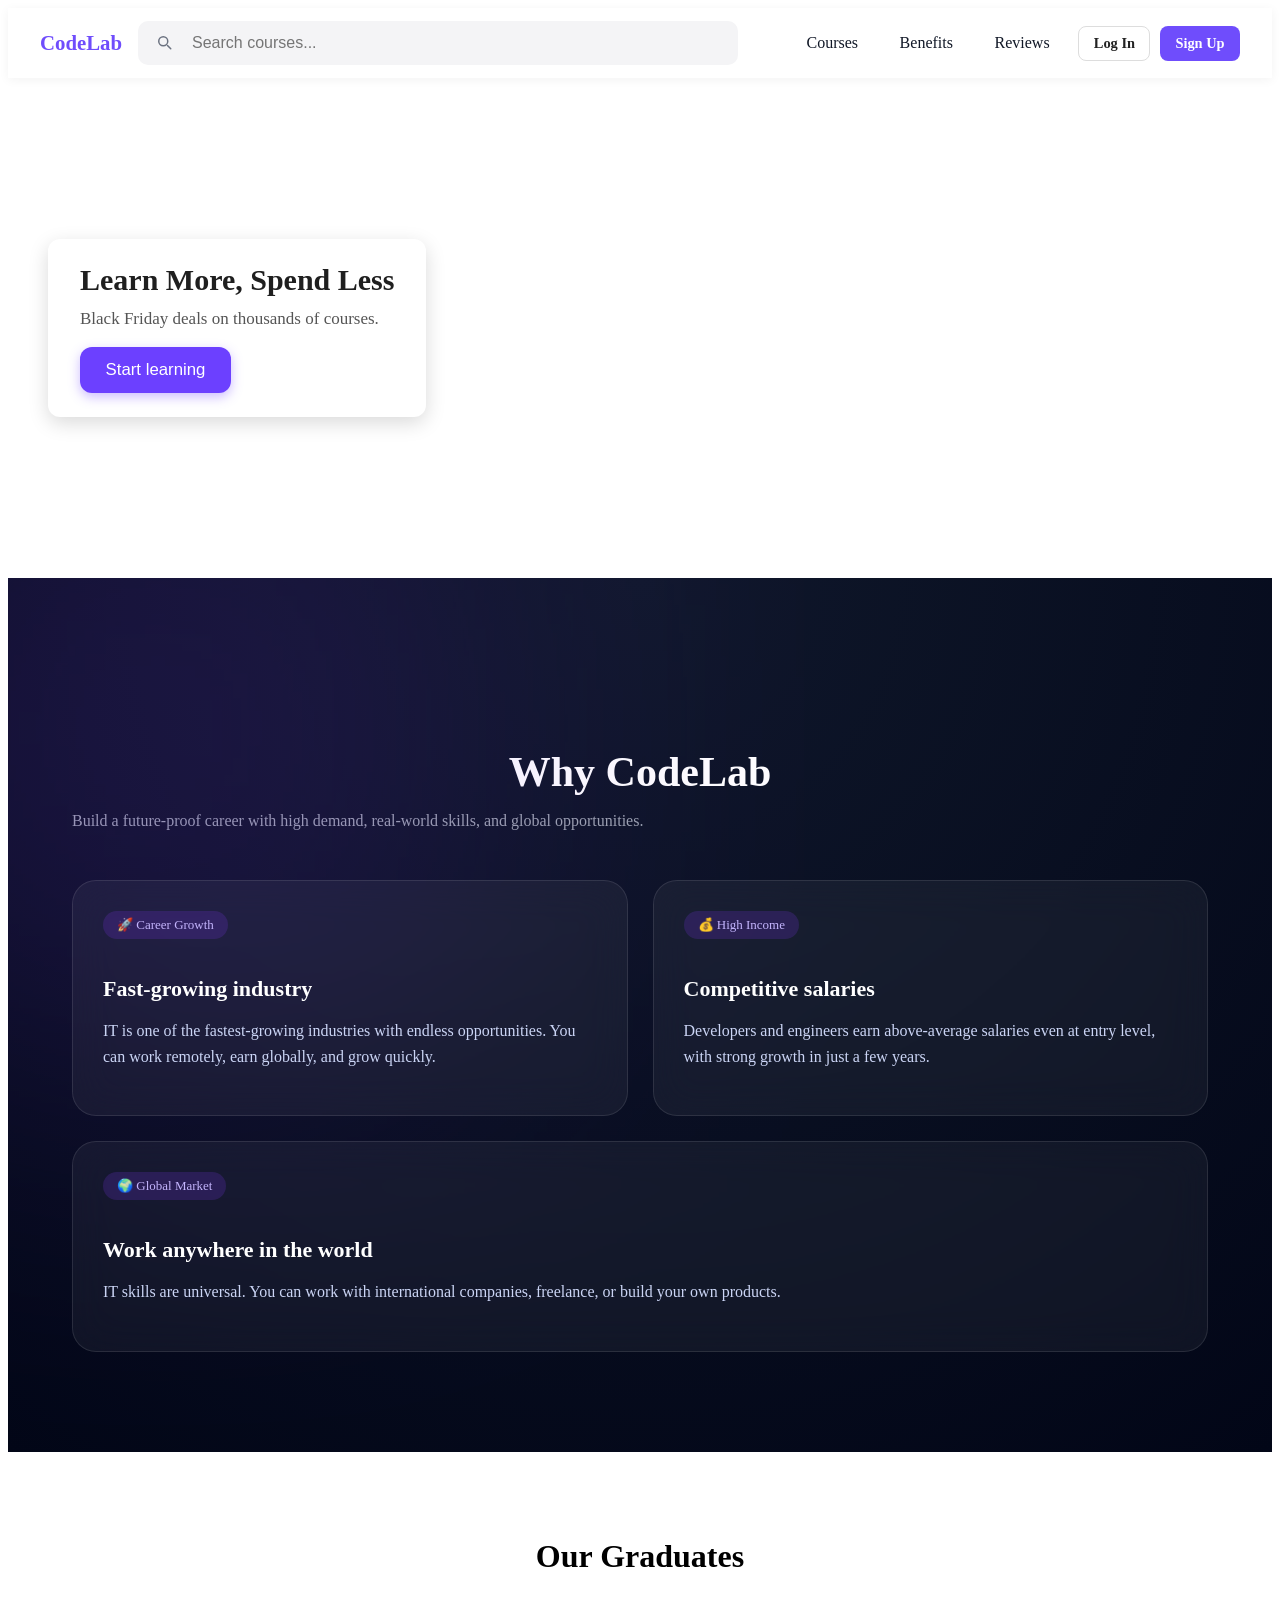
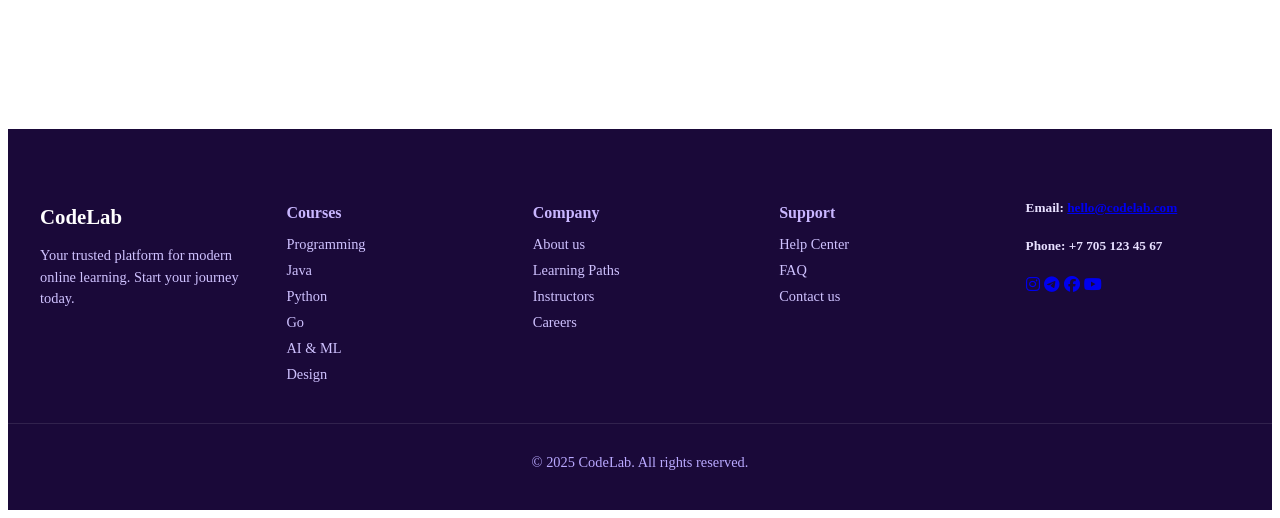
<file: index.html>
<!DOCTYPE html>
<html lang="en">
<head>
    <meta charset="UTF-8">
    <meta name="viewport" content="width=device-width, initial-scale=1.0">
    <title>Main page </title>
     <link rel="stylesheet" href="style.css">
     <link rel="stylesheet" href="https://cdnjs.cloudflare.com/ajax/libs/font-awesome/6.5.0/css/all.min.css">
     

     
</head>
<body>
    <header class="site-header">
  <div class="container nav-inner">


    <a class="logo" href="#">CodeLab</a>


    <form class="nav-search" role="search">
      <button type="submit" class="search-btn" aria-label="Search">
        <svg width="18" height="18" viewBox="0 0 24 24" fill="none">
          <path d="M21 21l-4.35-4.35" stroke="currentColor" stroke-width="2" stroke-linecap="round"/>
          <circle cx="11" cy="11" r="6" stroke="currentColor" stroke-width="2" fill="none"/>
        </svg>
      </button>
      <input type="text" placeholder="Search courses..." aria-label="Search">
    </form>


    <nav class="nav-links">
      <ul>
       <li><a href="courses.html">Courses</a></li>
      <li><a href="#Benefits">Benefits</a></li>
      <li><a href="#graduates">Reviews</a></li>
      
      </ul>
    </nav>

     <div class="nav-actions">
      <a class="btn login-btn" href="auth_app.html">Log In</a>
      <a class="btn signup-btn" href="auth_app.html">Sign Up</a>
      <button class="burger" aria-expanded="false" onclick="toggleMobileMenu(this)">☰</button>
    </div>



   

  </div>


  <div class="mobile-menu" id="mobileMenu">
    <form class="mobile-search">
      <input type="text" placeholder="Search courses…" />
      <button type="submit">🔍</button>
    </form>

    
  </div>
</header>

<div >
   <section class="hero">
  <div class="hero-inner">
    <div class="hero-content">
      <h1>Learn More, Spend Less</h1>
      <p>Black Friday deals on thousands of courses.</p>
      <br>
      <button id="startBtn" class="start-btn">Start learning</button>

    </div>
  </div>
</section>

<section class="why-it premium">
  <div class="container">

    <h2 class="section-title">Why CodeLab</h2>
    <p class="section-subtitle">
      Build a future-proof career with high demand, real-world skills, and global opportunities.
    </p>

    <div class="premium-grid">

      <!-- CARD 1 -->
      <div class="premium-card glass animate">
        <span class="badge">🚀 Career Growth</span>
        <h3>Fast-growing industry</h3>
        <p>
          IT is one of the fastest-growing industries with endless opportunities.
          You can work remotely, earn globally, and grow quickly.
        </p>
      </div>

      <!-- CARD 2 -->
      <div class="premium-card glass animate delay">
        <span class="badge">💰 High Income</span>
        <h3>Competitive salaries</h3>
        <p>
          Developers and engineers earn above-average salaries even at entry level,
          with strong growth in just a few years.
        </p>
      </div>

      <!-- BIG CARD -->
      <div class="premium-card big glass animate delay2">
        <span class="badge">🌍 Global Market</span>
        <h3>Work anywhere in the world</h3>
        <p>
          IT skills are universal. You can work with international companies,
          freelance, or build your own products.
        </p>
      </div>

    </div>

  </div>
</section>
<section id="graduates">
    <div class="container graduates-container">
        <h2 class="graduates-title">Our Graduates</h2>
        
    </div>
</section>


</div>
<footer class="footer">
  <div class="container footer-grid">

    <div class="footer-col">
      <h4>CodeLab</h4>
      <p>Your trusted platform for modern online learning.  
         Start your journey today.</p>
    </div>

    

    <div class="footer-col">
      <h5>Courses</h5>
      <ul>
        <li><a href="#">Programming</a></li>
        <li><a href="#">Java</a></li>
        <li><a href="#">Python</a></li>
        <li><a href="#">Go</a></li>
        <li><a href="#">AI & ML</a></li>
        <li><a href="#">Design</a></li>
      </ul>
    </div>

    <div class="footer-col">
      <h5>Company</h5>
      <ul>
        <li><a href="#">About us</a></li>
        <li><a href="#">Learning Paths</a></li>
        <li><a href="#">Instructors</a></li>
        <li><a href="#">Careers</a></li>
      </ul>
    </div>

    <div class="footer-col">
      <h5>Support</h5>
      <ul>
        <li><a href="#">Help Center</a></li>
        <li><a href="#">FAQ</a></li>
        <li><a href="#">Contact us</a></li>
      </ul>
    </div>

    <div class="footer-contacts">
        <h5>Email: <a href="mailto:hello@codelab.com">hello@codelab.com</a></h5>
        <h5>Phone: +7 705 123 45 67</h5>

        <div class="social-icons">
          <a href="#"><i class="fab fa-instagram"></i></a>
          <a href="#"><i class="fab fa-telegram"></i></a>
          <a href="#"><i class="fab fa-facebook"></i></a>
          <a href="#"><i class="fab fa-youtube"></i></a>
        </div>
      </div>

  </div>

  <div class="footer-bottom">
    <p>© 2025 CodeLab. All rights reserved.</p>
  </div>
</footer>

<div id="applyModal" class="apply-modal">
  <div class="apply-backdrop"></div>

  <div class="apply-card">
    <button class="apply-close" id="applyClose">&times;</button>
    <h3>Submit an Application</h3>

    <form id="applyForm">

      <label>
        Full Name
        <input type="text" id="fullname" required placeholder="John Smith">
      </label>

      <label>
        Phone Number
        <input type="tel" id="phone" required placeholder="+1 234 567 890">
      </label>

      <label>
        Course
        <select id="courseSelect" required>
          <option value="">— Select a course —</option>
          <option>Java Fundamentals</option>
          <option>Python for Beginners</option>
          <option>Go Language Basics</option>
          <option>React Frontend Bootcamp</option>
        </select>
      </label>
       <br>
       <br>
      <button type="submit" class="start-btn">Submit</button>
    </form>
  </div>
  
</div>

<script src="main.js"></script>
<script>
async function loadCourses() {
  const res = await fetch("http://localhost:8080/skills");
  const data = await res.json();

  const container = document.getElementById("courses");
  container.innerHTML = "";

  data.forEach(skill => {
    const card = document.createElement("div");
    card.className = "course-card";
    card.innerHTML = `
      <h3>${skill.name}</h3>
      <button onclick="enroll(${skill.id})">Enroll</button>
    `;
    container.appendChild(card);
  });
}

async function enroll(id) {
  await fetch("http://localhost:8080/enrollments", {
    method: "POST",
    headers: { "Content-Type": "application/json" },
    body: JSON.stringify({ moduleId: id, userId: 1 })
  });

  alert("Enrolled!");
}

window.onload = loadCourses;
</script>

</body>
</html>
</file>
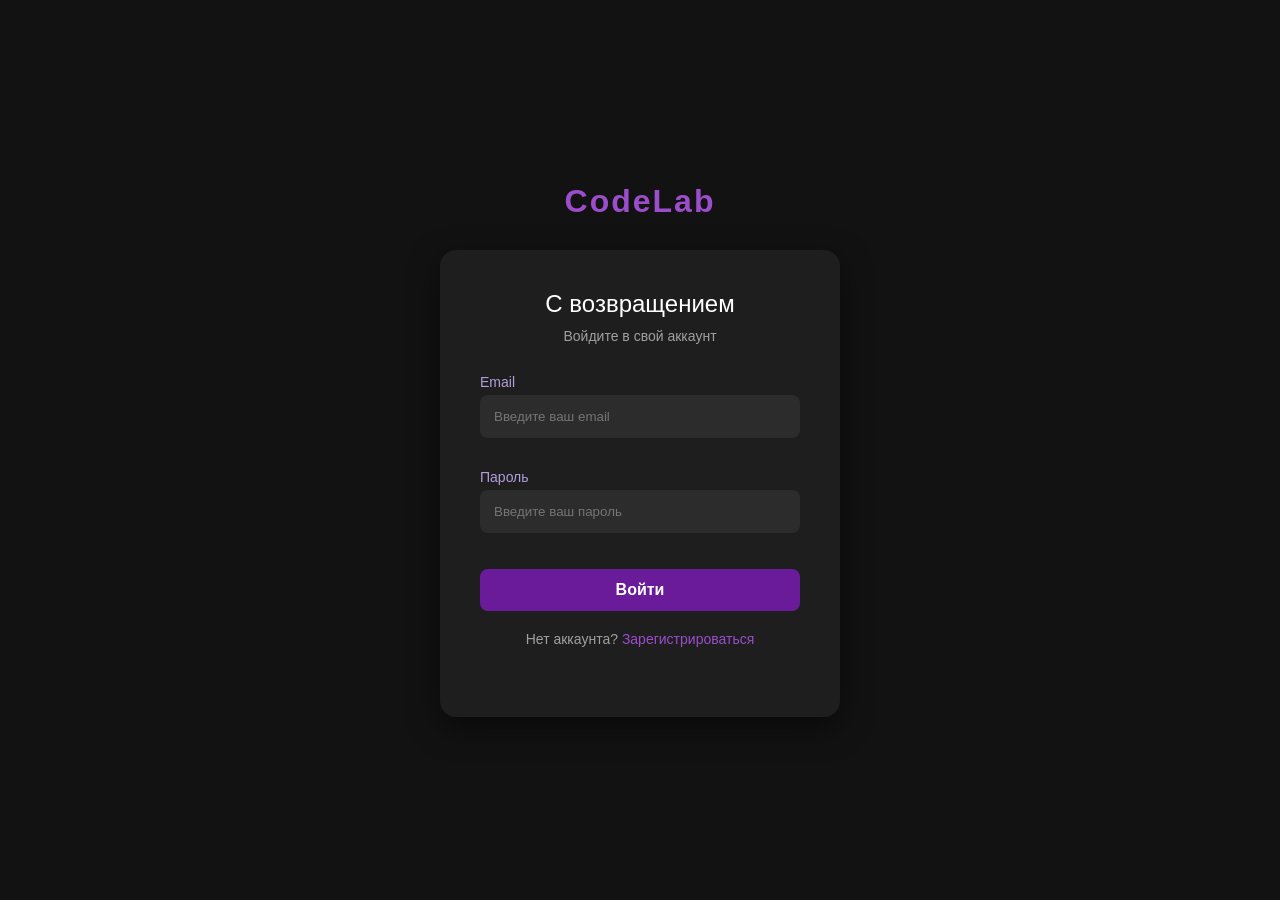
<file: auth_app.html>
<!DOCTYPE html>
<html lang="en">
<head>
    <meta charset="UTF-8">
    <meta name="viewport" content="width=device-width, initial-scale=1.0">
    <title>Course - Auth (Simplified)</title>
    
    <style>
        * {
            box-sizing: border-box;
            margin: 0;
            padding: 0;
            font-family: sans-serif;
        }

        body {
            background-color: #121212;
            color: #e0e0e0;
            min-height: 100vh;
            display: flex;
            justify-content: center;
            align-items: center;
            padding: 20px;
        }

        #messageBox { display: none; }
        .show-success, .show-error { display: none; }

        .auth-wrapper {
            width: 100%;
            max-width: 400px; /* max-width: 400px */
        }



        .header-title {
            text-align: center;
            margin-bottom: 30px; 
        }

        .header-title h1 a {
            color: #9c4dcc;
            font-size: 32px;
            margin-bottom: 10px;
            letter-spacing: 2px;
            text-decoration: none;
            font-weight: bold;
        }

        .auth-box {
            background: #1e1e1e;
            padding: 40px;
            border-radius: 16px; 
            text-align: center;
            box-shadow: 0 10px 30px rgba(0, 0, 0, 0.5);
        }


        .auth-box h2 {
            margin-bottom: 10px;
            font-weight: normal;
            color: #ffffff;
        }

        .auth-box p { 
            color: #a0a0a0;
            margin-bottom: 30px;
            font-size: 14px;
        }

  
        .auth-form {
            display: flex;
            flex-direction: column;
            gap: 15px;
        }

        .form-group {
            text-align: left;
            margin-bottom: 0;
        }

        .form-group label {
            display: block;
            color: #b39ddb;
            font-size: 14px;
            margin-bottom: 5px;
        }

        .form-group input {
            width: 100%;
            padding: 12px;
            background: #2c2c2c; 
            border: 2px solid transparent;
            border-radius: 8px;
            color: #ffffff;
            outline: none; 
            transition: 0.3s;
        }

        .form-group input:focus {
            background: #333333;
            border-color: #9c4dcc;
            box-shadow: 0 0 8px rgba(156, 77, 204, 0.3);
        }


        .error-message {
            color: #ff5252;
            font-size: 12px;
            display: block;
            min-height: 16px; 
        }

 
        .submit-button {
            width: 100%;
            padding: 12px;
            background: #6a1b9a;
            color: white;
            border: none;
            border-radius: 8px;
            font-size: 16px;
            font-weight: bold;
            cursor: pointer;
            transition: 0.3s;
            margin-top: 5px;
        }

        .submit-button:hover {
            background: #9c4dcc;
            transform: translateY(-2px);
        }

        .auth-switch {
            text-align: center;
            margin-top: 20px;
            font-size: 14px;
            color: #888;
        }

        .auth-switch a {
            color: #9c4dcc;
            text-decoration: none;
            transition: color 0.3s;
        }

        .auth-switch a:hover {
            color: #b39ddb;
        }
    </style>
</head>
<body translate="no">


    <div id="messageBox" class=""></div>

    <div class="auth-wrapper">
        
        <div class="header-title">
            <h1><a href="main.html">CodeLab</a></h1>
        </div>

        <div class="auth-box">
            
            <div id="authContainer">
                
                <div id="loginView">
                    <h2>С возвращением</h2>
                    <p>Войдите в свой аккаунт</p>

                    <form id="loginForm" class="auth-form">
                        <div class="form-group">
                            <label for="loginEmail">Email</label>
                            <input type="email" id="loginEmail" placeholder="Введите ваш email" required>
                            <span class="error-message" id="loginEmailError"></span>
                        </div>

                        <div class="form-group">
                            <label for="loginPassword">Пароль</label>
                            <input type="password" id="loginPassword" placeholder="Введите ваш пароль" required>
                            <span class="error-message" id="loginPasswordError"></span>
                        </div>

                        <button type="submit" class="submit-button">Войти</button>
                    </form>

                    <p class="auth-switch">Нет аккаунта?
                        <a href="#" onclick="showView('registerView')">Зарегистрироваться</a>
                    </p>
                </div>

                
                <div id="registerView" style="display: none;">
                    <h2>Создать аккаунт</h2>
                    <p>Присоединяйтесь, чтобы получить новые знания бесплатно!</p>

                    <form id="registerForm" class="auth-form">
                        <div class="form-group">
                            <label for="email">Email</label>
                            <input type="email" id="email" placeholder="Введите ваш email (имя)" required>
                            <span class="error-message" id="emailError"></span>
                        </div>

                        <div class="form-group">
                            <label for="password">Пароль</label>
                            <input type="password" id="password" placeholder="Введите ваш пароль" required>
                            <span class="error-message" id="passwordError"></span>
                        </div>

                        <div class="form-group">
                            <label for="confirmPassword">Подтвердите пароль</label>
                            <input type="password" id="confirmPassword" placeholder="Подтвердите ваш пароль" required>
                            <span class="error-message" id="confirmPasswordError"></span>
                        </div>

                        <button type="submit" class="submit-button">Зарегистрироваться</button>
                    </form>

                    <p class="auth-switch">Уже есть аккаунт?
                        <a href="#" onclick="showView('loginView')">Войти здесь</a>
                    </p>
                </div>
            </div>
        </div>
    </div>

    
    <script>
        const loginView = document.getElementById('loginView');
        const registerView = document.getElementById('registerView');
        const loginForm = document.getElementById('loginForm');
        const registerForm = document.getElementById('registerForm');

        window.showView = function(viewId) {
            document.querySelectorAll('.error-message').forEach(el => el.textContent = '');
            loginView.style.display = (viewId === 'loginView') ? 'block' : 'none';
            registerView.style.display = (viewId === 'registerView') ? 'block' : 'none';
        }

        registerForm.addEventListener('submit', (e) => {
            e.preventDefault();

            var name = document.getElementById('email');
            var pw = document.getElementById('password');
            var confirmPw = document.getElementById('confirmPassword');
            
            if (pw.value !== confirmPw.value) {
                alert('ERROR: Пароли не совпадают.');
                return;
            }

            localStorage.setItem('name', name.value);
            localStorage.setItem('pw', pw.value);
            
            alert('Аккаунт успешно создан! Имя (Email) сохранено.');
            showView('loginView');
        });

        loginForm.addEventListener('submit', (e) => {
            e.preventDefault();

            var storedName = localStorage.getItem('name');
            var storedPw = localStorage.getItem('pw');
            var userName = document.getElementById('loginEmail');
            var userPw = document.getElementById('loginPassword');

            if (!storedName || !storedPw) {
                alert('ERROR: Пользователь не зарегистрирован. Сначала создайте аккаунт.');
            }
            else if (userName.value !== storedName || userPw.value !== storedPw) {
                alert('ERROR: Неверный Email или Пароль.');
            } else {
                alert('You are loged in.');
                window.location.href = 'main.html';
            }
        });

    </script>

</body>
</html>
</file>
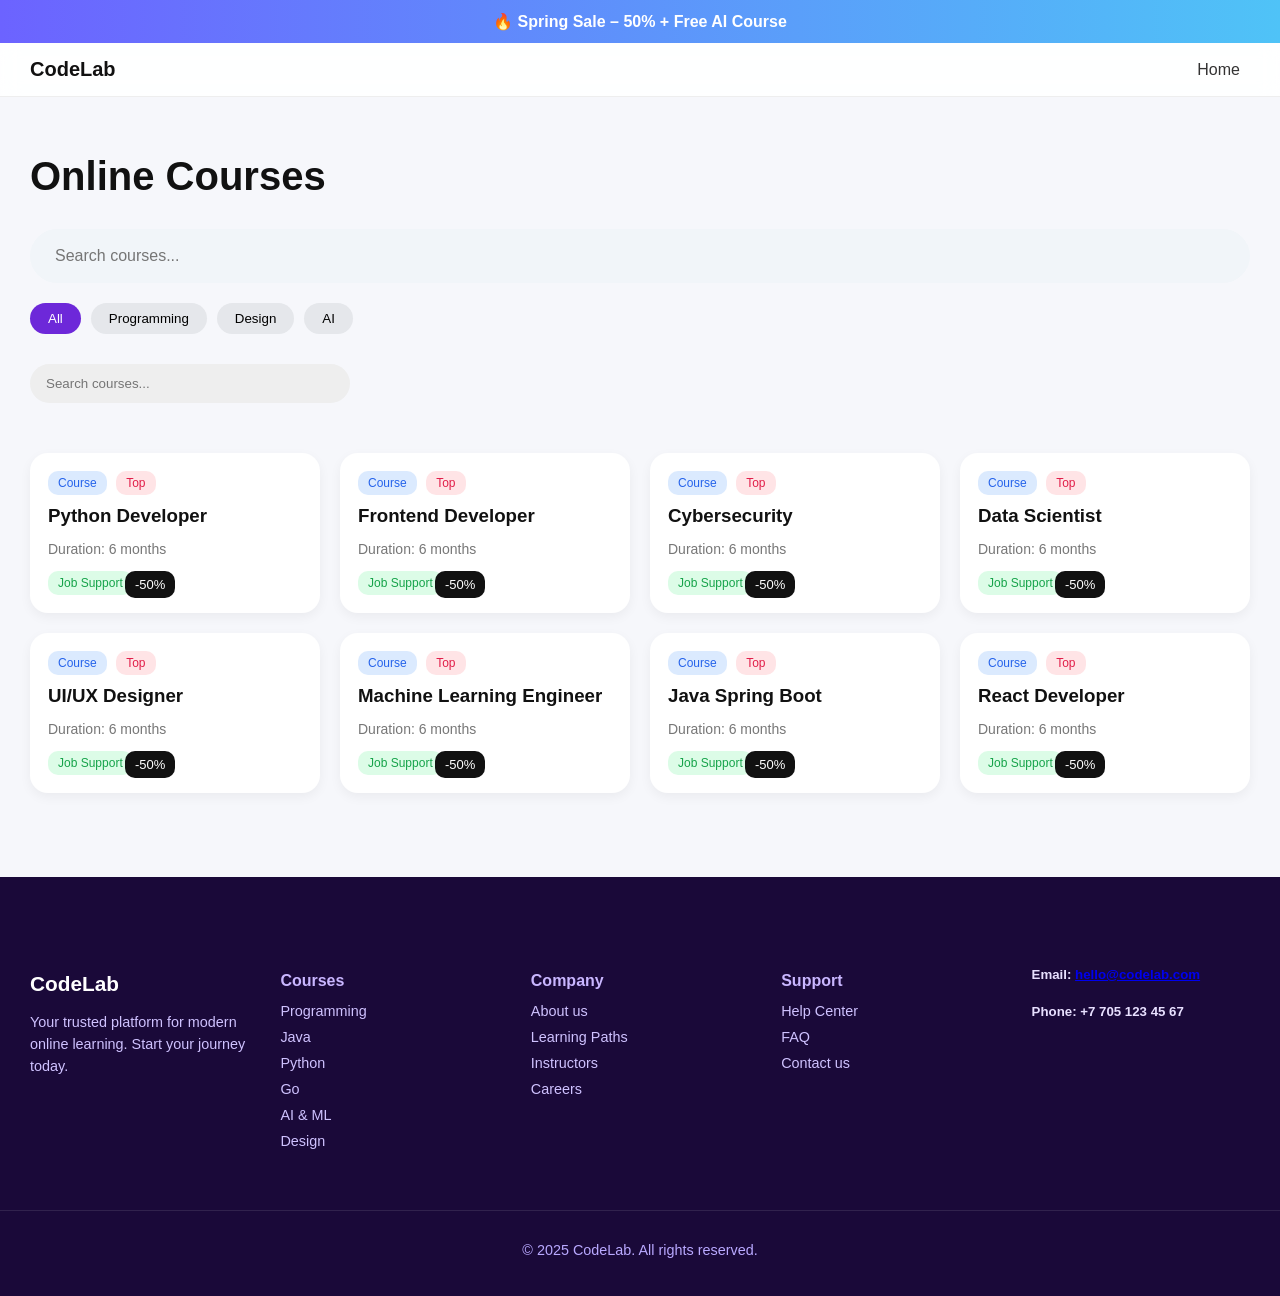
<file: courses.html>
<!DOCTYPE html>
<html lang="en">
<head>
<meta charset="UTF-8">
<title>Courses</title>
<meta name="viewport" content="width=device-width, initial-scale=1.0">

<style>
:root{
  --bg:#f6f7fb;
  --card:#ffffff;
  --primary:#6c63ff;
  --accent:#7b61ff;
  --text:#111;
  --muted:#777;
}

*{box-sizing:border-box}
body{
  margin:0;
  font-family: Inter, Arial, sans-serif;
  background:var(--bg);
  color:var(--text);
}

/* 🔥 TOP SALE */
.banner{
  background: linear-gradient(90deg,#6c63ff,#4fc3f7);
  color:#fff;
  text-align:center;
  padding:12px;
  font-weight:600;
}

/* 🔥 NAVBAR */
.nav{
  background:rgba(255,255,255,0.9);
  backdrop-filter: blur(10px);
  display:flex;
  justify-content:space-between;
  align-items:center;
  padding:15px 30px;
  border-bottom:1px solid #eee;
}
.logo{font-weight:700;font-size:20px}
.nav a{
  text-decoration:none;
  margin:0 10px;
  color:#333;
  font-weight:500;
}

/* 🔥 TITLE */
.header{
  padding:30px;
}
.header h1{
  font-size:40px;
  margin-bottom:15px;
}

/* 🔥 CATEGORY PILLS */
.categories{
  display:flex;
  flex-wrap:wrap;
  gap:10px;
}
.categories button{
  border:none;
  padding:8px 16px;
  border-radius:20px;
  background:#eee;
  cursor:pointer;
  transition:.3s;
}
.categories button.active{
  background:var(--primary);
  color:#fff;
}
.categories button:hover{
  background:#ddd;
}

/* 🔥 SEARCH */
.search{
  margin-top:15px;
}
.search input{
  width:320px;
  padding:12px 16px;
  border-radius:25px;
  border:none;
  background:#eee;
}

/* 🔥 MAIN LAYOUT */
.container{
  display:flex;
  gap:30px;
  padding:20px 30px;
}

/* 🔥 FILTER */
.filter{
  width:260px;
  background:var(--card);
  padding:20px;
  border-radius:16px;
  box-shadow:0 4px 15px rgba(0,0,0,0.05);
}
.filter h4{
  margin-bottom:10px;
}
.filter label{
  display:block;
  margin-bottom:8px;
  font-size:14px;
}

/* 🔥 GRID */
.grid{
  flex:1;
  display:grid;
  grid-template-columns:repeat(auto-fill,minmax(280px,1fr));
  gap:20px;
}

/* 🔥 CARD */
.card{
  background:var(--card);
  border-radius:18px;
  padding:18px;
  position:relative;
  transition:.3s;
  box-shadow:0 4px 12px rgba(0,0,0,0.05);
   position: relative;
}
.card:hover{
  transform:translateY(-5px);
  box-shadow:0 10px 25px rgba(0,0,0,0.1);
}

/* TAGS */
.tag{
  font-size:12px;
  padding:5px 10px;
  border-radius:10px;
  display:inline-block;
  margin-right:5px;
}
.tag.blue{background:#dbeafe;color:#2563eb;}
.tag.red{background:#ffe4e6;color:#e11d48;}
.tag.green{background:#dcfce7;color:#16a34a;}

/* DISCOUNT */
.discount{
  position:absolute;
  bottom:12px;
  left:12px;
  background:#111;
  transform: translateX(80px); /* 👈 вот сдвиг вправо */
  color:#fff;
  padding:6px 10px;
  border-radius:10px;
  font-size:13px;
}

/* CARD TEXT */
.card h3{
  margin:10px 0;
}
.card p{
  color:var(--muted);
  font-size:14px;
}

/* RESPONSIVE */
@media(max-width:900px){
  .container{
    flex-direction:column;
  }
  .filter{
    width:100%;
  }
}
.footer {
  background: #1a0939; 
  color: #e8e0ff;
  padding: 3rem 0 1.5rem;
  margin-top: 4rem;
}



.footer-grid {
  display: grid;
  grid-template-columns: repeat(auto-fit, minmax(180px, 1fr));
  gap: 2rem;
}

.footer-col h4 {
  font-size: 1.3rem;
  margin-bottom: 1rem;
  color: #ffffff;
  font-weight: 700;
}

.footer-col h5 {
  font-size: 1rem;
  margin-bottom: 0.8rem;
  color: #c9b6ff;
  font-weight: 600;
}

.footer-col p {
  color: #cfc2ff;
  font-size: 0.9rem;
  line-height: 1.5;
}

.footer-col ul {
  list-style: none;
  padding: 0;
  margin: 0;
}

.footer-col ul li {
  margin-bottom: 0.5rem;
}

.footer-col ul li a {
  color: #cfc2ff;
  text-decoration: none;
  font-size: 0.9rem;
  transition: 0.3s;
}

.footer-col ul li a:hover {
  color: #ffffff;
  padding-left: 4px;
}

.footer-bottom {
  text-align: center;
  margin-top: 2rem;
  padding-top: 1rem;
  border-top: 1px solid rgba(255, 255, 255, 0.1);
  font-size: 0.9rem;
  color: #b9a9ff;
}
.discount {
  position: absolute;
  bottom: 15px;
  left: 15px;
  z-index: 2;
}
.course-card {
  position: relative;
}
/* TOP BLOCK */
.courses-top {
  margin: 30px 0;
}

/* BIG SEARCH */
.search-big {
  width: 100%;
  padding: 18px 25px;
  border-radius: 30px;
  border: none;
  background: #f1f5f9;
  font-size: 16px;
  margin-bottom: 20px;
  outline: none;
}

/* FILTERS */
.filters-inline {
  display: flex;
  gap: 10px;
  flex-wrap: wrap;
}

/* BUTTONS */
.filter-btn {
  padding: 8px 18px;
  border-radius: 20px;
  border: none;
  background: #e5e7eb;
  cursor: pointer;
  transition: 0.3s;
}

.filter-btn.active {
  background: #6d28d9;
  color: white;
}

.filter-btn:hover {
  background: #d1d5db;
}
.courses-grid {
  display: grid;
  grid-template-columns: repeat(auto-fit, minmax(260px, 1fr));
  gap: 25px;
}



</style>
</head>

<body>

<div class="banner">
🔥 Spring Sale – 50% + Free AI Course
</div>

<div class="nav">
  <div class="logo">CodeLab</div>
  <div>
    <a href="main.html">Home</a>
   
    
  </div>
</div>

<div class="header">
  <h1>Online Courses</h1>

  <div class="courses-top">

  <input type="text" placeholder="Search courses..." class="search-big">

  <div class="filters-inline">
    <button class="filter-btn active">All</button>
    <button class="filter-btn">Programming</button>
    <button class="filter-btn">Design</button>
    <button class="filter-btn">AI</button>
  </div>

</div>

  <div class="search">
    <input placeholder="Search courses...">
  </div>
</div>

<div class="container">

  

  <!-- COURSES -->
  <div class="grid" id="grid"></div>

</div>

<script>
const data = [
  "Python Developer",
  
  "Frontend Developer",
  "Cybersecurity",
  "Data Scientist",
  "UI/UX Designer",
  "Machine Learning Engineer",
  "Java Spring Boot",
  "React Developer"
];

const grid = document.getElementById("grid");

data.forEach(name => {

  let link = "#";

  if(name === "Python Developer"){
    link = "course-detail.html";
  }
  else if(name === "Frontend Developer"){
    link = "Frontend_Devoloper.html";
  }
  else if(name === "Cybersecurity"){
    link = "Cybersecurity.html";
  }
  else if(name === "Data Scientist"){
    link = "DataScientist.html";
  }
  else if(name === "UI/UX Designer"){
    link = "ux-designer.html";
  }
  else if(name === "Machine Learning Engineer"){
    link = "MachineLearningEngineer.html";
  }
  else if(name === "Java Spring Boot"){
    link = "JavaSpringBoot.html";
  }
  else if(name === "React Developer"){
    link = "react.html";
  }

  const card = document.createElement("div");
  card.className = "card";

  card.innerHTML = `
    <a href="${link}" style="text-decoration:none; color:inherit;">
      
      <div>
        <span class="tag blue">Course</span>
        <span class="tag red">Top</span>
      </div>

      <h3>${name}</h3>
      <p>Duration: 6 months</p>

      <div class="tag green">Job Support</div>

      <div class="discount">-50%</div>

    </a>
  `;

  grid.appendChild(card);
});
</script>
<footer class="footer">
  <div class="container footer-grid">

    <div class="footer-col">
      <h4>CodeLab</h4>
      <p>Your trusted platform for modern online learning.  
         Start your journey today.</p>
    </div>

    <div class="footer-col">
      <h5>Courses</h5>
      <ul>
        <li><a href="#">Programming</a></li>
        <li><a href="#">Java</a></li>
        <li><a href="#">Python</a></li>
        <li><a href="#">Go</a></li>
        <li><a href="#">AI & ML</a></li>
        <li><a href="#">Design</a></li>
        
      </ul>
    </div>

    <div class="footer-col">
      <h5>Company</h5>
      <ul>
        <li><a href="#">About us</a></li>
        <li><a href="#">Learning Paths</a></li>
        <li><a href="#">Instructors</a></li>
        <li><a href="#">Careers</a></li>
      </ul>
    </div>

    <div class="footer-col">
      <h5>Support</h5>
      <ul>
        <li><a href="#">Help Center</a></li>
        <li><a href="#">FAQ</a></li>
        <li><a href="#">Contact us</a></li>
      </ul>
    </div>

    <div class="footer-contacts">
      <h5>Email: <a href="mailto:hello@codelab.com">hello@codelab.com</a></h5>
      <h5>Phone: +7 705 123 45 67</h5>

      <div class="social-icons">
        <a href="#"><i class="fab fa-instagram"></i></a>
        <a href="#"><i class="fab fa-telegram"></i></a>
        <a href="#"><i class="fab fa-facebook"></i></a>
        <a href="#"><i class="fab fa-youtube"></i></a>
      </div>
    </div>

  </div>

  <div class="footer-bottom">
    <p>© 2025 CodeLab. All rights reserved.</p>
  </div>
</footer>

</body>
</html>
</file>
<file: style.css>
:root{
  --primary:#6f4dfc;
  --bg:#ffffff;
  --gray:#6b7280;
  --text:#111827;
  --container:1200px;
}


.site-header{
  background:var(--bg);
  box-shadow:0 2px 10px rgba(0,0,0,0.05);
  position:sticky;
  top:0;
  z-index:100;
}

.container{
  max-width:var(--container);
  margin:0 auto;
  padding:0 1rem;
}


.nav-inner{
  height:70px;
  display:flex;
  align-items:center;
  justify-content:space-between;
  gap:1rem;
}


.logo{
  font-size:1.3rem;
  font-weight:700;
  text-decoration:none;
  color:var(--primary);
}


.nav-search{
  flex:1;
  max-width:600px;
  display:flex;
  align-items:center;
  gap:.4rem;
  padding:.4rem .7rem;
  background:#f4f4f6;
  border-radius:10px;
}

.nav-search input{
  flex:1;
  border:none;
  background:none;
  padding:.4rem;
  font-size:1rem;
}

.nav-search button{
  border:none;
  background:none;
  cursor:pointer;
  color:var(--gray);
}


.nav-links ul{
  list-style:none;
  display:flex;
  gap:1rem;
}

.nav-links a{
  text-decoration:none;
  color:var(--text);
  padding:.4rem .8rem;
  border-radius:8px;
}

.nav-links a:hover{
  background:#f2f2f5;
}


.nav-actions{
  display:flex;
  align-items:center;
  gap:.6rem;
}

.btn{
  padding:.5rem .9rem;
  border:1px solid transparent;
  border-radius:8px;
  text-decoration:none;
  font-weight:600;
  font-size:.9rem;
}

.login-btn{
  border:1px solid #ddd;
  color:#222;
}

.signup-btn{
  background:var(--primary);
  color:white;
}

.burger{
  display:none;
  border:none;
  background:none;
  font-size:1.5rem;
  cursor:pointer;
}


.mobile-menu{
  display:none;
  padding:1rem;
  border-top:1px solid #eee;
  background:#fff;
}

.mobile-menu ul{
  list-style:none;
  padding:0;
  margin-top:1rem;
  display:flex;
  flex-direction:column;
  gap:.8rem;
}

.mobile-menu a{
  text-decoration:none;
  color:#222;
}

.mobile-search{
  display:flex;
  gap:.5rem;
}

.mobile-search input{
  flex:1;
  padding:.5rem;
  border:1px solid #ccc;
  border-radius:8px;
}


@media (max-width:900px){
  .nav-search{
    display:none;
  }
  .nav-links{
    display:none;
  }
  .burger{
    display:block;
  }
}
.hero {
    width: 100%;
    background-color: #ffffff;
    padding: 40px 0;
}

.hero-inner {
    max-width: 1300px;  
    height: 420px;       
    margin: 0 auto;      
    background-image: url("https://img-c.udemycdn.com/notices/web_carousel_slide/image/5ab81bd5-af55-4235-9f1e-07cdc7ce0b93.jpg");
    background-size: cover;
    background-position: center;
    background-repeat: no-repeat;
    border-radius: 0;   
    display: flex;
    align-items: center;
    padding-left: 40px; 
}

.hero-content {
    background: white;
    padding: 24px 32px;
    border-radius: 12px;
    max-width: 420px;
    box-shadow: 0 6px 20px rgba(0,0,0,0.15);
}

.hero-content h1 {
    margin: 0 0 12px;
    font-size: 30px;
    color: #1f1f1f;
}

.hero-content p {
    margin: 0;
    color: #555;
    font-size: 17px;
}

.course-hero {
  position: relative;
  width: 100%;
  height: 320px;
  overflow: hidden;
  border-radius: 12px;
  margin-top: 20px;
}
/* start button */
.start-btn {
  background: #6C40FF;      
  color: #fff;
  padding: 0.8rem 1.6rem;
  border-radius: 12px;
  border: none;
  font-size: 1.05rem;
  font-weight: 400;
  cursor: pointer;
  transition: 0.25s;
  box-shadow: 0 4px 12px rgba(108, 64, 255, 0.35);
}

.start-btn:hover {
  background: #5A32E0;      
  box-shadow: 0 6px 16px rgba(108, 64, 255, 0.45);
  transform: translateY(-1px);
}

.apply-card .start-btn {
  padding: 0.55rem 1rem;
  font-size: 0.9rem;
  border-radius: 8px;
  box-shadow: 0 3px 10px rgba(108, 64, 255, 0.25);
}


.apply-modal {
  position: fixed;       
  inset: 0;              
  display: none;         
  justify-content: center;
  align-items: center;
  z-index: 9999;         
}


.apply-modal.show {
  display: flex;
}


.apply-backdrop {
  position: absolute;
  inset: 0;
  background: rgba(0,0,0,0.55);
  backdrop-filter: blur(2px);
  z-index: 1;
}


.apply-card {
  position: relative;   
  width: 360px;
  max-width: calc(100% - 40px);
  margin: 0;             
  background: #ffffff;
  color: #1a0939;
  padding: 1.6rem;
  border-radius: 14px;
  box-shadow: 0 10px 30px rgba(0,0,0,0.25);
  z-index: 2;            
}


.apply-close {
  position: absolute;
  top: 10px;
  right: 10px;
  background: transparent;
  border: none;
  font-size: 1.1rem;
  color: #6C40FF;
  cursor: pointer;
}


.apply-card input,
.apply-card select {
  width: 100%;
  padding: 0.55rem;
  margin-top: 0.3rem;
  border-radius: 10px;
  border: 2px solid rgba(108, 64, 255, 0.18);
  background: #faf7ff;
  color: #1a0939;
  box-sizing: border-box;
}
 




.start-btn:active {
  transform: translateY(0);
  box-shadow: 0 3px 8px rgba(108, 64, 255, 0.35);
}

.course-hero img {
  width: 100%;
  height: 100%;
  object-fit: cover;
  filter: brightness(65%);
}

.course-hero-text {
  position: absolute;
  bottom: 30px;
  left: 40px;
  color: white;
}

.course-hero-text h1 {
  margin: 0;
  font-size: 40px;
  font-weight: 700;
}

.course-content {
  margin-top: 40px;
}

.course-img {
  width: 120px;
  margin-top: 20px;
}

.learn-list li {
  margin-bottom: 8px;
}

.big-btn {
  display: inline-block;
  margin-top: 25px;
  padding: 12px 24px;
  font-size: 18px;
}

/* COURSES SECTION */
.courses-section {
  padding: 60px 0;
}


.section-title {
  text-align: center;
  font-size: 36px;
  margin-bottom: 40px;
  color:var(--primary);
}

.courses-grid {
  display: grid;
  grid-template-columns: repeat(4, 1fr);
  gap: 24px;
  max-width: 1200px;
  margin: 0 auto;
}

.course-card {
  background: #ffffff;
  border-radius: 16px;
  padding: 20px;
  box-shadow: 0 4px 14px rgba(0,0,0,0.12);
  cursor: pointer;
  transition: 0.3s;

}

.course-card:hover {
  transform: translateY(-5px);
  box-shadow: 0 8px 20px rgba(0,0,0,0.18);
}

.course-card img {
  width: 100%;
  border-radius: 12px;
  height: 170px;
  object-fit: cover;
  margin-bottom: 16px;
}

.course-card h3 {
  font-size: 20px;
  margin-bottom: 6px;
}

.course-card p {
  color: #555;
  font-size: 14px;
}
.course-card {
  cursor: pointer;
  transition: transform 0.2s, box-shadow 0.2s;
}

.course-card:hover {
  transform: translateY(-5px);
  box-shadow: 0 8px 20px rgba(0,0,0,0.15);
}


/* WHY JAVA TITLE */
.why-title {
  text-align: center;
  font-size: 38px;
  margin-top: 80px;
  margin-bottom: 50px;
  font-weight: 700;
  color: #1f1f1f;
}


.why-grid {
  max-width: 1300px;
  margin: 0 auto;
  display: grid;
  grid-template-columns: repeat(3, 1fr);
  gap: 35px;
}


.why-card {
  background: #f4f4f6;
  border-radius: 22px;
  padding: 35px;
  display: flex;
  justify-content: space-between;
  align-items: center;
  gap: 20px;
  box-shadow: 0 12px 35px rgba(0, 0, 0, 0.08);
  transition: 0.3s;
  min-height: 260px; 
}

.why-card:hover {
  transform: translateY(-6px);
  box-shadow: 0 18px 40px rgba(0, 0, 0, 0.12);
}


.why-text h3 {
  font-size: 22px;
  font-weight: 700;
  margin-bottom: 12px;
}

.why-text p {
  font-size: 17px;
  line-height: 1.5;
  margin-bottom: 14px;
  color: #444;
}

.quote-author {
  font-size: 14px;
  color: #666;
}


.why-card img {
  width: 130px;
  height: auto;
  object-fit: contain;
}



/* Images */
/* Title */
.salary-title {
  text-align: center;
  font-size: 36px;
  margin-top: 80px;
  margin-bottom: 40px;
  font-weight: 700;
}


.salary-cards {
  display: grid;
  grid-template-columns: repeat(3, 1fr);
  gap: 32px;
  max-width: 1200px;
  margin: 0 auto 80px;
  align-items: end; 
  padding: 0 20px;
}


.salary-card {
  background: #F3EEFF;
  border-radius: 20px;
  padding: 28px 24px; 
  text-align: center;
  box-shadow: 0px 10px 30px rgba(0,0,0,0.06);
  display: flex;
  flex-direction: column;
  justify-content: center;
  transition: transform .18s ease, box-shadow .18s ease;
}


.salary-card:hover {
  transform: translateY(-6px);
  box-shadow: 0px 18px 40px rgba(0,0,0,0.08);
}


.salary-card1 { min-height: 140px; }  
.salary-card2 { min-height: 240px; }  
.salary-card3 { min-height: 360px; }  


.salary-card h3 {
  font-size: 28px;
  margin: 6px 0 12px;
  font-weight: 700;
  color: #111;
}


.level-badge {
  display: inline-block;
  background: #ffffff;
  border-radius: 20px;
  padding: 6px 14px;
  font-size: 13px;
  color: #333;
  box-shadow: 0 2px 6px rgba(0,0,0,0.04);
  margin-bottom: 12px;
}


.salary-card p {
  color: #555;
  margin-top: 8px;
  font-size: 15px;
}


.salary-img {
  width: 110px;
  height: auto;
  margin: 8px auto 12px;
  display: block;
  object-fit: contain;
}


.salary-card p {
  margin-bottom: 8px;
}


@media (max-width: 900px) {
  .salary-cards {
    grid-template-columns: 1fr;
    gap: 20px;
    align-items: stretch;
    padding: 0 16px;
  }
  .salary-card1, .salary-card2, .salary-card3 {
    min-height: auto; 
  }
}
#graduates {
  padding: 60px 0;
  background: white;
}

.graduates-title {
  font-size: 2rem;
  font-weight: 700;
  margin-bottom: 30px;
  text-align: center;
  color: black;
}

.graduate-grid {
  display: grid;
  grid-template-columns: repeat(auto-fit, minmax(250px, 1fr));
  gap: 1.5rem;
}

.graduate-card {
  background: white;
  padding: 20px;
  border-radius: 12px;
  box-shadow: 0 4px 15px rgba(0,0,0,0.1);
  text-align: center;
  transition: 0.25s;
}

.graduate-card:hover {
  transform: translateY(-4px);
  box-shadow: 0 6px 18px rgba(0,0,0,0.12);
}

.graduate-card img {
  width: 110px;
  height: 110px;
  border-radius: 50%;
  object-fit: cover;
  margin-bottom: 15px;
}

.graduate-card h3 {
  font-size: 1.2rem;
  margin-bottom: 8px;
}

.graduate-card .role {
  font-size: 0.95rem;
  color: grey;
  margin-bottom: 12px;
}
.java-info-section {
  max-width: 1200px;
  margin: 80px auto;
  padding: 20px;
}

.java-block {
  display: flex;
  align-items: center;
  justify-content: space-between;
  margin-bottom: 80px;
  gap: 48px;
}


.java-block.reverse {
  flex-direction: row-reverse;
}

.java-text {
  flex: 1 1 55%;
  font-size: 18px;
  line-height: 1.7;
  color: #222;
  padding: 10px 0;
}

.java-text h2 {
  font-size: 36px;
  margin-bottom: 18px;
  color: #111;
}


.java-img {
  flex: 0 0 40%;
  text-align: center;
  
}

.java-block:first-child .java-img1 {
  width: 100%;
  max-width: 520px;
  height: auto;
}



.java-img img {
  width: 100%;
  max-width: 420px;  
  height: auto;
  border-radius: 16px;
  box-shadow: 0 12px 40px rgba(33,33,33,0.08);
}


@media (max-width: 900px) {
  .java-block {
    flex-direction: column;
    text-align: center;
  }
  .java-block.reverse {
    flex-direction: column; 
  }
  .java-text {
    order: 1;
    padding: 10px 16px;
  }
  .java-img {
    order: 2;
    margin-top: 20px;
    width: 100%;
  }
  .java-img img {
    max-width: 360px;
  }
}








/* ===== FOOTER ===== */
.footer {
  background: #1a0939; 
  color: #e8e0ff;
  padding: 3rem 0 1.5rem;
  margin-top: 4rem;
}



.footer-grid {
  display: grid;
  grid-template-columns: repeat(auto-fit, minmax(180px, 1fr));
  gap: 2rem;
}

.footer-col h4 {
  font-size: 1.3rem;
  margin-bottom: 1rem;
  color: #ffffff;
  font-weight: 700;
}

.footer-col h5 {
  font-size: 1rem;
  margin-bottom: 0.8rem;
  color: #c9b6ff;
  font-weight: 600;
}

.footer-col p {
  color: #cfc2ff;
  font-size: 0.9rem;
  line-height: 1.5;
}

.footer-col ul {
  list-style: none;
  padding: 0;
  margin: 0;
}

.footer-col ul li {
  margin-bottom: 0.5rem;
}

.footer-col ul li a {
  color: #cfc2ff;
  text-decoration: none;
  font-size: 0.9rem;
  transition: 0.3s;
}

.footer-col ul li a:hover {
  color: #ffffff;
  padding-left: 4px;
}

.footer-bottom {
  text-align: center;
  margin-top: 2rem;
  padding-top: 1rem;
  border-top: 1px solid rgba(255, 255, 255, 0.1);
  font-size: 0.9rem;
  color: #b9a9ff;
}


/* ---- About Python (same style as Java) ---- */
.container { max-width: 1200px; margin: 0 auto; padding: 0 24px; }

.section-title {
  text-align: center;
  font-size: 40px;
  margin: 70px 0 40px;
  font-weight: 700;
  color: #111;
}

.about-grid {
  display: grid;
  grid-template-columns: repeat(3, 1fr);
  gap: 30px;
  align-items: start;
}

.about-card {
  background: #f6f2ff;
  border-radius: 18px;
  padding: 28px 26px;
  box-shadow: 0 12px 30px rgba(18,18,18,0.06);
  min-height: 340px;
  display: flex;
  flex-direction: column;
}

.about-icon {
  width: 72px;
  margin-bottom: 18px;
}

.about-card h3 {
  font-size: 22px;
  margin: 6px 0 12px;
  color: #111;
}

.about-card p,
.about-card ul {
  color: #444;
  font-size: 16px;
  line-height: 1.6;
}

.why-list li,
.learn-list li {
  margin-bottom: 10px;
}

.btn-cta {
  display: inline-block;
  margin-top: 18px;
  padding: 10px 18px;
  background: #6a1b9a;
  color: #fff;
  border-radius: 10px;
  text-decoration: none;
  font-weight: 600;
}

@media (max-width: 980px) {
  .about-grid { grid-template-columns: 1fr; }
  .section-title { font-size: 32px; }
}

.courses-layout {
  display: flex;
  gap: 40px;
}

.courses-grid {
  display: grid;
  grid-template-columns: repeat(2, 1fr);
  gap: 20px;
  flex: 2;
}

.course-card {
  background: white;
  border-radius: 20px;
  padding: 20px;
  box-shadow: 0 10px 25px rgba(0,0,0,0.1);
  transition: 0.3s;
}

.course-card:hover {
  transform: translateY(-6px);
}

.course-card h3 {
  margin-bottom: 10px;
}

.course-card button {
  margin-top: 10px;
  background: linear-gradient(135deg, #6a5acd, #836fff);
  color: white;
  border: none;
  padding: 8px 14px;
  border-radius: 10px;
  cursor: pointer;
}

.path-box {
  flex: 1;
  background: #f4f5ff;
  padding: 20px;
  border-radius: 20px;
}

.apply-btn {
  width: 100%;
  background: black;
  color: white;
  padding: 12px;
  border-radius: 10px;
  margin-top: 15px;
}
/* SECTION */
.premium {
  padding: 100px 40px;
  background: radial-gradient(circle at top, #0f172a, #020617);
  color: white;
  position: relative;
  overflow: hidden;
}

/* GLOW BACKGROUND */
.premium::before {
  content: "";
  position: absolute;
  width: 500px;
  height: 500px;
  background: #7c3aed;
  filter: blur(200px);
  opacity: 0.3;
  top: -100px;
  left: -100px;
}

.section-title {
  font-size: 42px;
  font-weight: 800;
  margin-bottom: 10px;
  color: white; /* ВОТ ЭТО ГЛАВНОЕ */
}
.section-subtitle {
  color: #9ca3af;
  max-width: 600px;
  margin-bottom: 50px;
}

/* GRID */
.premium-grid {
  display: grid;
  grid-template-columns: repeat(2, 1fr);
  gap: 25px;
}

/* CARD */
.premium-card {
  border-radius: 24px;
  padding: 30px;
  transition: 0.4s;
  backdrop-filter: blur(20px);
  border: 1px solid rgba(255,255,255,0.1);
}

/* GLASS EFFECT */
.glass {
  background: rgba(255,255,255,0.05);
}

/* BIG CARD */
.big {
  grid-column: span 2;
}

/* BADGE */
.badge {
  display: inline-block;
  background: rgba(124,58,237,0.2);
  color: #c4b5fd;
  padding: 6px 14px;
  border-radius: 20px;
  font-size: 13px;
  margin-bottom: 15px;
}

/* TEXT */
.premium-card h3 {
  font-size: 22px;
  margin-bottom: 10px;
}

.premium-card p {
  color: #cbd5f5;
  line-height: 1.6;
}

/* HOVER */
.premium-card:hover {
  transform: translateY(-10px) scale(1.02);
  border-color: rgba(124,58,237,0.6);
}

/* ANIMATION */
.animate {
  opacity: 0;
  transform: translateY(40px);
  transition: 0.8s;
}

.animate.show {
  opacity: 1;
  transform: translateY(0);
}

.delay {
  transition-delay: 0.2s;
}

.delay2 {
  transition-delay: 0.4s;
}
</file>
